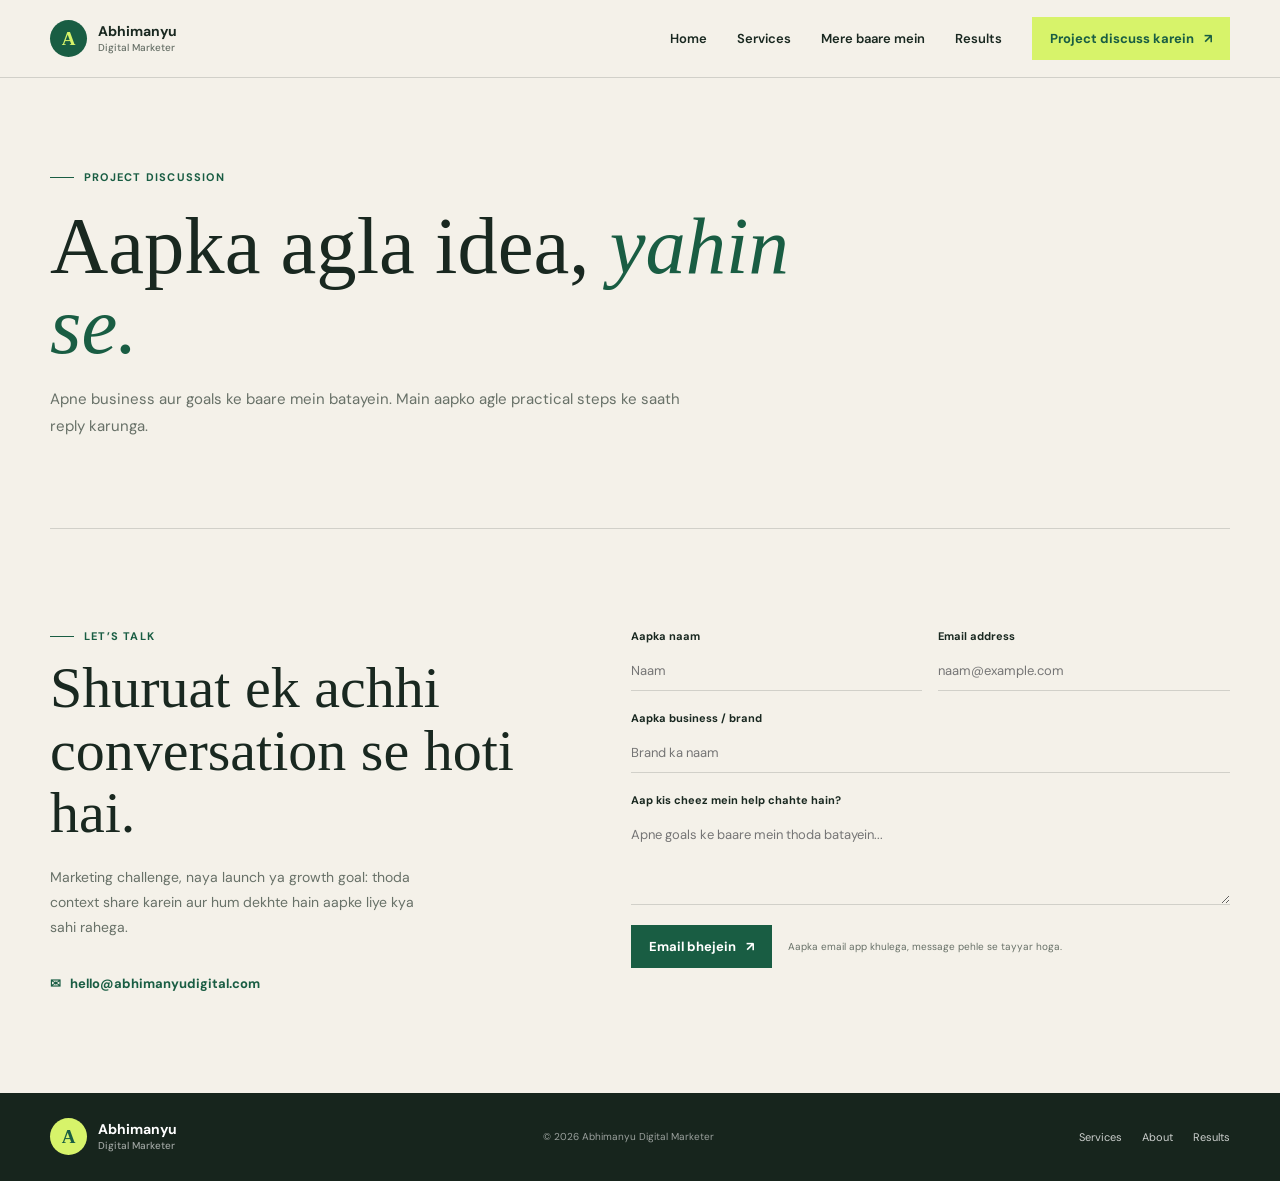
<file: contact.html>
<!doctype html>
<html lang="hi">
<head>
  <meta charset="utf-8">
  <meta name="viewport" content="width=device-width, initial-scale=1">
  <meta name="theme-color" content="#f4f1e9">
  <meta name="description" content="Abhimanyu Digital Marketer ke saath apna project discuss karein.">
  <title>Project Discussion | Abhimanyu Digital Marketer</title>
  <link rel="preconnect" href="https://fonts.googleapis.com">
  <link rel="preconnect" href="https://fonts.gstatic.com" crossorigin>
  <link href="https://fonts.googleapis.com/css2?family=DM+Sans:wght@400;500;600;700&family=Manrope:wght@400;500;600;700;800&display=swap" rel="stylesheet">
  <link rel="stylesheet" href="style.css">
  <script src="script.js" defer></script>
</head>
<body>
  <header class="topbar"><nav class="nav wrap" aria-label="Main navigation">
    <a class="brand" href="index.html"><span class="brand-mark">A</span><span>Abhimanyu<small>Digital Marketer</small></span></a>
    <button class="menu-toggle" type="button" aria-label="Menu kholen" aria-expanded="false"><svg width="23" height="23" viewBox="0 0 24 24" fill="none" stroke="currentColor" stroke-width="1.7" aria-hidden="true"><path d="M4 7h16M4 12h16M4 17h16"/></svg></button>
    <div class="nav-links"><a href="index.html">Home</a><a href="services.html">Services</a><a href="about.html">Mere baare mein</a><a href="results.html">Results</a><a class="nav-cta" href="contact.html" aria-current="page">Project discuss karein <span aria-hidden="true">↗</span></a></div>
  </nav></header>
  <main>
    <section class="page-hero wrap"><div class="eyebrow">Project discussion</div><h1>Aapka agla idea, <em>yahin se.</em></h1><p class="page-copy">Apne business aur goals ke baare mein batayein. Main aapko agle practical steps ke saath reply karunga.</p></section>
    <section class="section wrap contact-grid">
      <div class="contact-copy"><div class="eyebrow">Let’s talk</div><h2>Shuruat ek achhi conversation se hoti hai.</h2><p>Marketing challenge, naya launch ya growth goal: thoda context share karein aur hum dekhte hain aapke liye kya sahi rahega.</p><a class="contact-detail" href="mailto:hello@abhimanyudigital.com"><span aria-hidden="true">✉</span> hello@abhimanyudigital.com</a></div>
      <form class="contact-form" id="contact-form">
        <div class="field"><label for="name">Aapka naam</label><input id="name" name="name" autocomplete="name" placeholder="Naam" required></div>
        <div class="field"><label for="email">Email address</label><input id="email" name="email" type="email" autocomplete="email" placeholder="naam@example.com" required></div>
        <div class="field full"><label for="business">Aapka business / brand</label><input id="business" name="business" placeholder="Brand ka naam"></div>
        <div class="field full"><label for="message">Aap kis cheez mein help chahte hain?</label><textarea id="message" name="message" placeholder="Apne goals ke baare mein thoda batayein..." required></textarea></div>
        <div class="form-foot"><button class="button" type="submit">Email bhejein <span aria-hidden="true">↗</span></button><span class="form-note">Aapka email app khulega, message pehle se tayyar hoga.</span></div>
      </form>
    </section>
  </main>
  <footer><div class="footer-inner wrap"><a class="brand" href="index.html"><span class="brand-mark">A</span><span>Abhimanyu<small>Digital Marketer</small></span></a><span class="copyright">© <span class="copyright-year"></span> Abhimanyu Digital Marketer</span><div class="footer-links"><a href="services.html">Services</a><a href="about.html">About</a><a href="results.html">Results</a></div></div></footer>
</body>
</html>
</file>
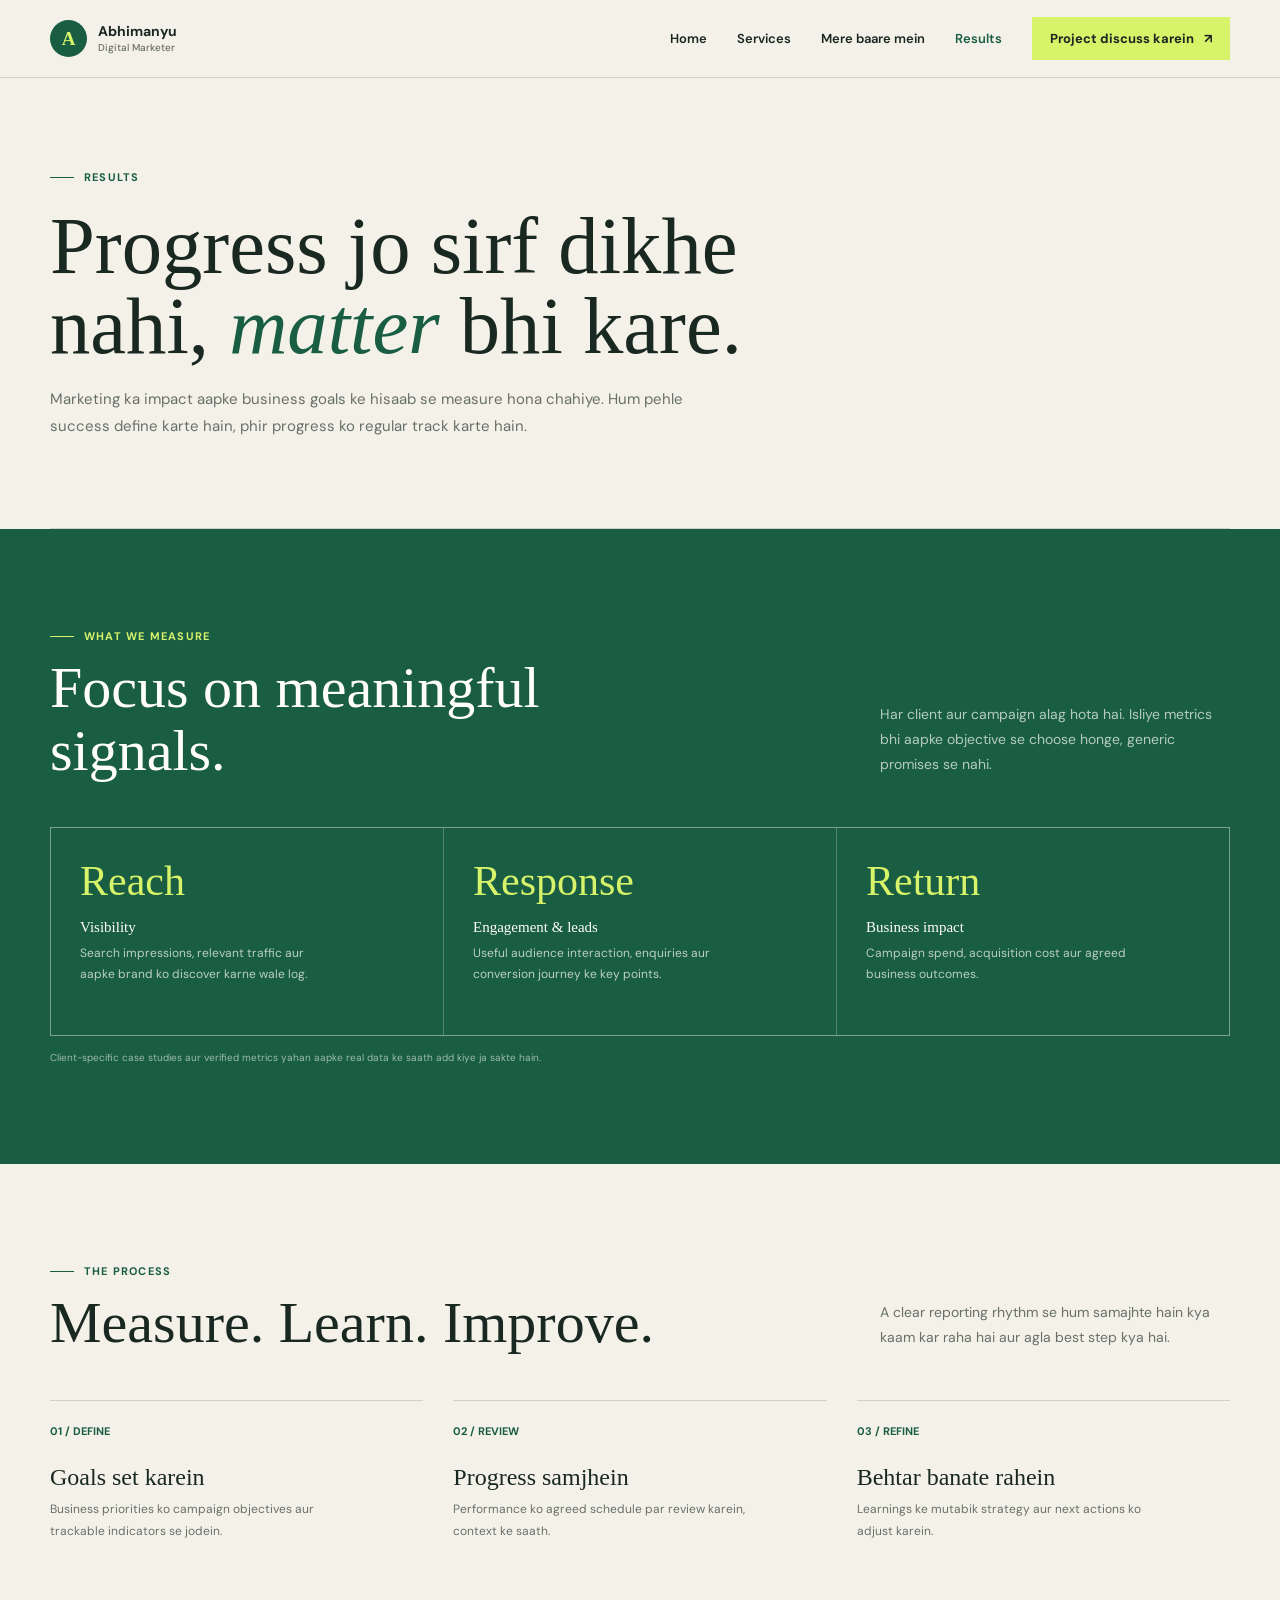
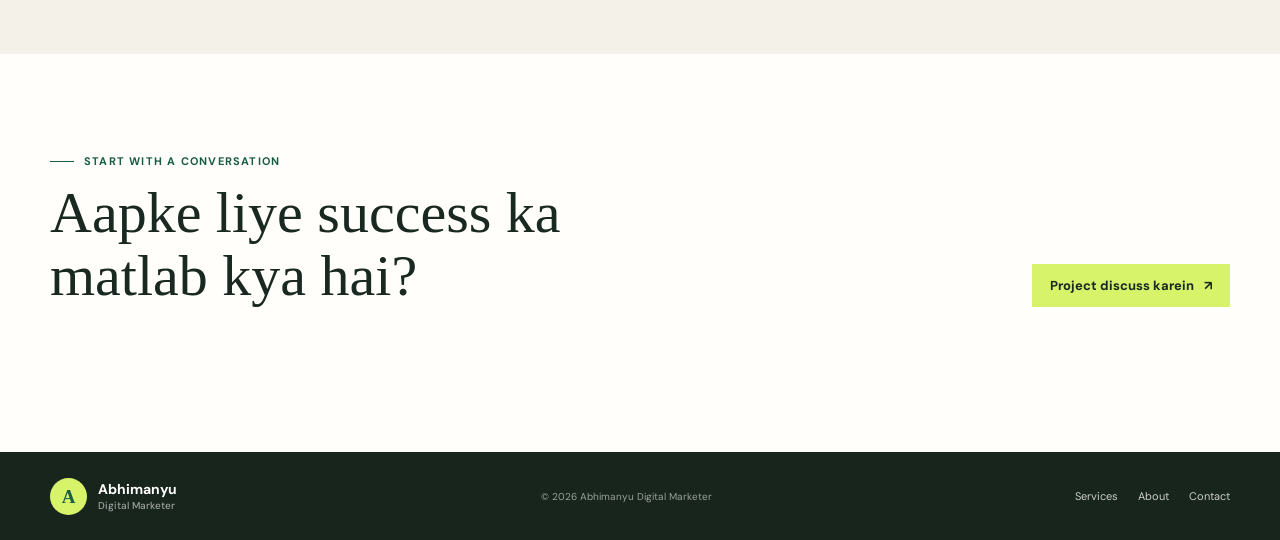
<file: results.html>
<!doctype html>
<html lang="hi">
<head>
  <meta charset="utf-8">
  <meta name="viewport" content="width=device-width, initial-scale=1">
  <meta name="theme-color" content="#f4f1e9">
  <meta name="description" content="Digital marketing results ko meaningful business goals ke saath measure karein.">
  <title>Results | Abhimanyu Digital Marketer</title>
  <link rel="preconnect" href="https://fonts.googleapis.com">
  <link rel="preconnect" href="https://fonts.gstatic.com" crossorigin>
  <link href="https://fonts.googleapis.com/css2?family=DM+Sans:wght@400;500;600;700&family=Manrope:wght@400;500;600;700;800&display=swap" rel="stylesheet">
  <link rel="stylesheet" href="style.css">
  <script src="script.js" defer></script>
</head>
<body>
  <header class="topbar"><nav class="nav wrap" aria-label="Main navigation">
    <a class="brand" href="index.html"><span class="brand-mark">A</span><span>Abhimanyu<small>Digital Marketer</small></span></a>
    <button class="menu-toggle" type="button" aria-label="Menu kholen" aria-expanded="false"><svg width="23" height="23" viewBox="0 0 24 24" fill="none" stroke="currentColor" stroke-width="1.7" aria-hidden="true"><path d="M4 7h16M4 12h16M4 17h16"/></svg></button>
    <div class="nav-links"><a href="index.html">Home</a><a href="services.html">Services</a><a href="about.html">Mere baare mein</a><a href="results.html" aria-current="page">Results</a><a class="nav-cta" href="contact.html">Project discuss karein <span aria-hidden="true">↗</span></a></div>
  </nav></header>
  <main>
    <section class="page-hero wrap"><div class="eyebrow">Results</div><h1>Progress jo sirf dikhe nahi, <em>matter</em> bhi kare.</h1><p class="page-copy">Marketing ka impact aapke business goals ke hisaab se measure hona chahiye. Hum pehle success define karte hain, phir progress ko regular track karte hain.</p></section>
    <section class="section results-band"><div class="wrap"><div class="section-head"><div><div class="eyebrow">What we measure</div><h2>Focus on meaningful<br>signals.</h2></div><p class="section-intro">Har client aur campaign alag hota hai. Isliye metrics bhi aapke objective se choose honge, generic promises se nahi.</p></div><div class="result-grid"><article class="result"><strong>Reach</strong><h3>Visibility</h3><p>Search impressions, relevant traffic aur aapke brand ko discover karne wale log.</p></article><article class="result"><strong>Response</strong><h3>Engagement &amp; leads</h3><p>Useful audience interaction, enquiries aur conversion journey ke key points.</p></article><article class="result"><strong>Return</strong><h3>Business impact</h3><p>Campaign spend, acquisition cost aur agreed business outcomes.</p></article></div><p class="results-note">Client-specific case studies aur verified metrics yahan aapke real data ke saath add kiye ja sakte hain.</p></div></section>
    <section class="section wrap"><div class="section-head"><div><div class="eyebrow">The process</div><h2>Measure. Learn. Improve.</h2></div><p class="section-intro">A clear reporting rhythm se hum samajhte hain kya kaam kar raha hai aur agla best step kya hai.</p></div><div class="process-list"><article class="process-step"><span>01 / DEFINE</span><h3>Goals set karein</h3><p>Business priorities ko campaign objectives aur trackable indicators se jodein.</p></article><article class="process-step"><span>02 / REVIEW</span><h3>Progress samjhein</h3><p>Performance ko agreed schedule par review karein, context ke saath.</p></article><article class="process-step"><span>03 / REFINE</span><h3>Behtar banate rahein</h3><p>Learnings ke mutabik strategy aur next actions ko adjust karein.</p></article></div></section>
    <section class="section services-preview"><div class="wrap section-head"><div><div class="eyebrow">Start with a conversation</div><h2>Aapke liye success ka matlab kya hai?</h2></div><a class="button" href="contact.html">Project discuss karein <span aria-hidden="true">↗</span></a></div></section>
  </main>
  <footer><div class="footer-inner wrap"><a class="brand" href="index.html"><span class="brand-mark">A</span><span>Abhimanyu<small>Digital Marketer</small></span></a><span class="copyright">© <span class="copyright-year"></span> Abhimanyu Digital Marketer</span><div class="footer-links"><a href="services.html">Services</a><a href="about.html">About</a><a href="contact.html">Contact</a></div></div></footer>
</body>
</html>
</file>
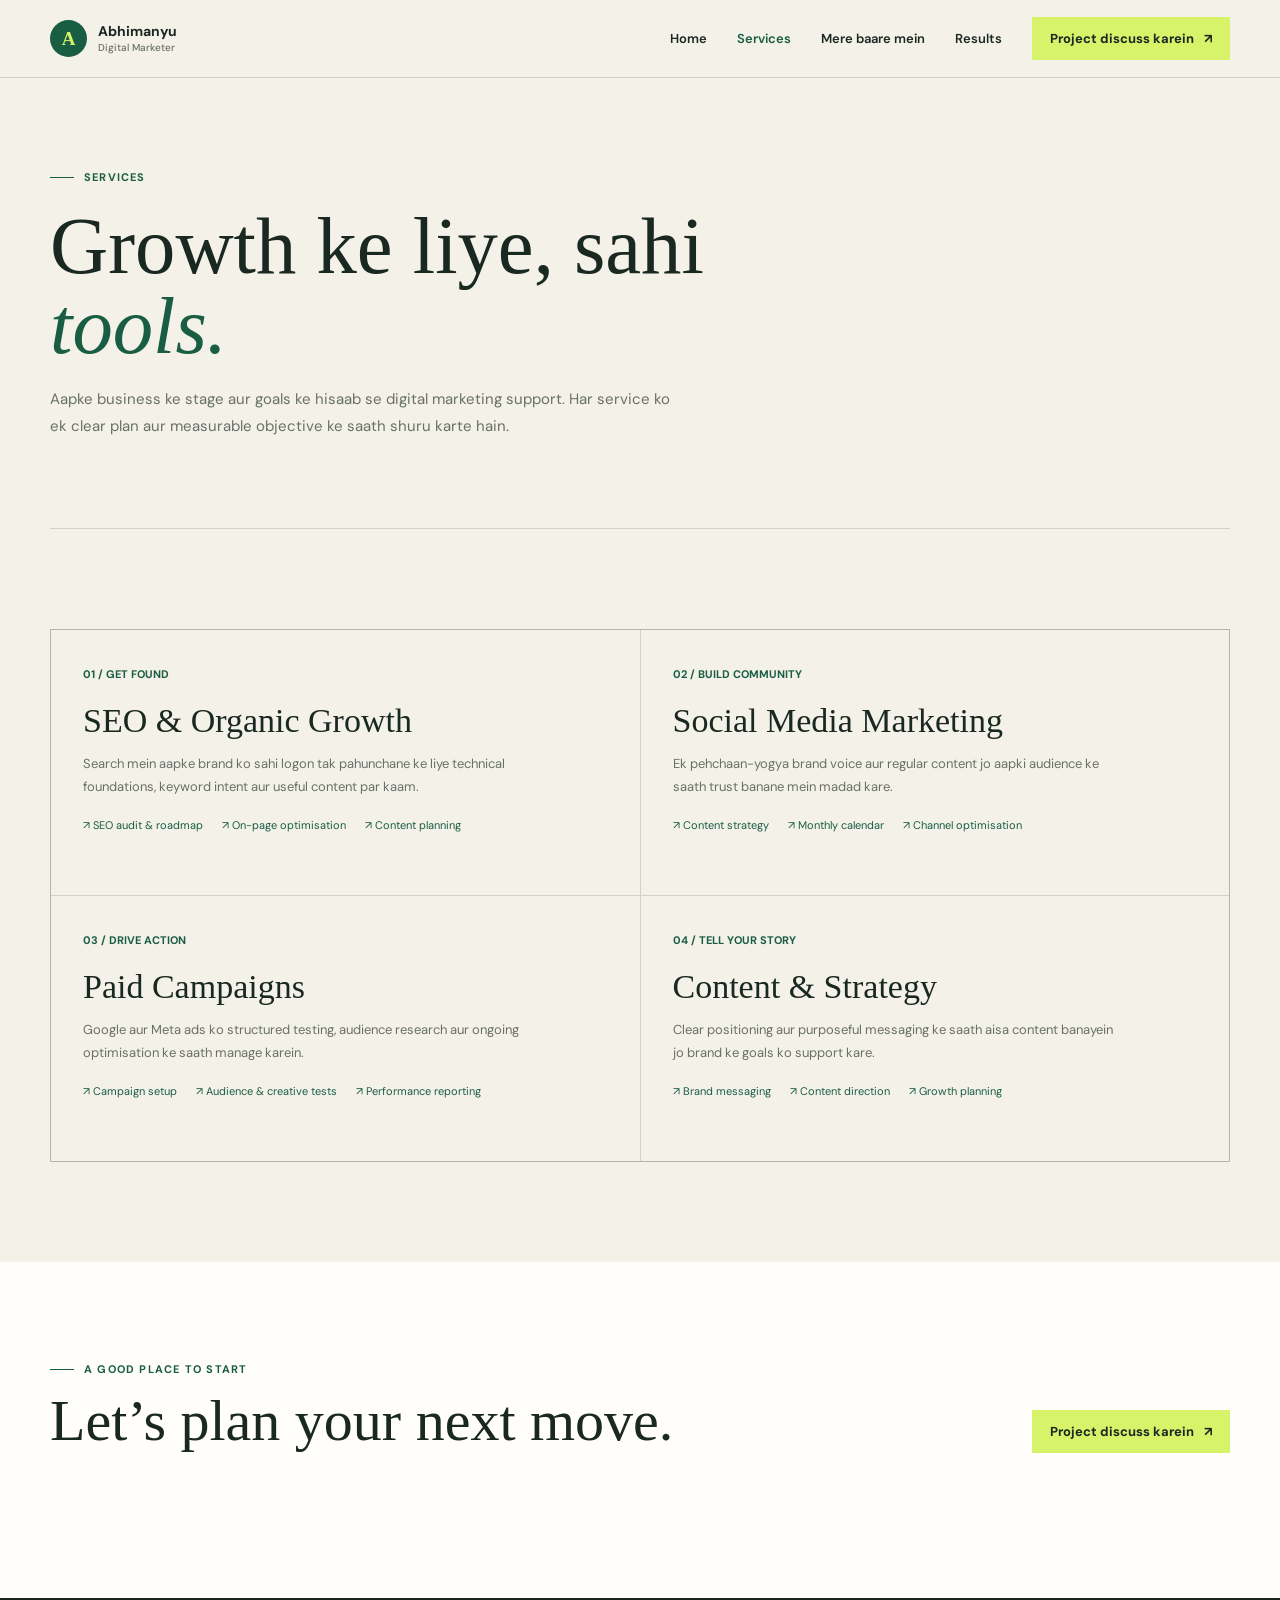
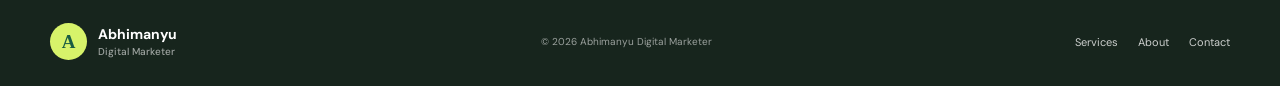
<file: services.html>
<!doctype html>
<html lang="hi">
<head>
  <meta charset="utf-8">
  <meta name="viewport" content="width=device-width, initial-scale=1">
  <meta name="theme-color" content="#f4f1e9">
  <meta name="description" content="SEO, social media aur paid campaign services by Abhimanyu Digital Marketer.">
  <title>Services | Abhimanyu Digital Marketer</title>
  <link rel="preconnect" href="https://fonts.googleapis.com">
  <link rel="preconnect" href="https://fonts.gstatic.com" crossorigin>
  <link href="https://fonts.googleapis.com/css2?family=DM+Sans:wght@400;500;600;700&family=Manrope:wght@400;500;600;700;800&display=swap" rel="stylesheet">
  <link rel="stylesheet" href="style.css">
  <script src="script.js" defer></script>
</head>
<body>
  <header class="topbar"><nav class="nav wrap" aria-label="Main navigation">
    <a class="brand" href="index.html"><span class="brand-mark">A</span><span>Abhimanyu<small>Digital Marketer</small></span></a>
    <button class="menu-toggle" type="button" aria-label="Menu kholen" aria-expanded="false"><svg width="23" height="23" viewBox="0 0 24 24" fill="none" stroke="currentColor" stroke-width="1.7" aria-hidden="true"><path d="M4 7h16M4 12h16M4 17h16"/></svg></button>
    <div class="nav-links"><a href="index.html">Home</a><a href="services.html" aria-current="page">Services</a><a href="about.html">Mere baare mein</a><a href="results.html">Results</a><a class="nav-cta" href="contact.html">Project discuss karein <span aria-hidden="true">↗</span></a></div>
  </nav></header>
  <main>
    <section class="page-hero wrap"><div class="eyebrow">Services</div><h1>Growth ke liye, sahi <em>tools.</em></h1><p class="page-copy">Aapke business ke stage aur goals ke hisaab se digital marketing support. Har service ko ek clear plan aur measurable objective ke saath shuru karte hain.</p></section>
    <section class="section wrap"><div class="service-detail-grid">
      <article class="service-detail"><span class="service-number">01 / GET FOUND</span><h2>SEO &amp; Organic Growth</h2><p>Search mein aapke brand ko sahi logon tak pahunchane ke liye technical foundations, keyword intent aur useful content par kaam.</p><ul><li>SEO audit &amp; roadmap</li><li>On-page optimisation</li><li>Content planning</li></ul></article>
      <article class="service-detail"><span class="service-number">02 / BUILD COMMUNITY</span><h2>Social Media Marketing</h2><p>Ek pehchaan-yogya brand voice aur regular content jo aapki audience ke saath trust banane mein madad kare.</p><ul><li>Content strategy</li><li>Monthly calendar</li><li>Channel optimisation</li></ul></article>
      <article class="service-detail"><span class="service-number">03 / DRIVE ACTION</span><h2>Paid Campaigns</h2><p>Google aur Meta ads ko structured testing, audience research aur ongoing optimisation ke saath manage karein.</p><ul><li>Campaign setup</li><li>Audience &amp; creative tests</li><li>Performance reporting</li></ul></article>
      <article class="service-detail"><span class="service-number">04 / TELL YOUR STORY</span><h2>Content &amp; Strategy</h2><p>Clear positioning aur purposeful messaging ke saath aisa content banayein jo brand ke goals ko support kare.</p><ul><li>Brand messaging</li><li>Content direction</li><li>Growth planning</li></ul></article>
    </div></section>
    <section class="section services-preview"><div class="wrap section-head"><div><div class="eyebrow">A good place to start</div><h2>Let’s plan your next move.</h2></div><a class="button" href="contact.html">Project discuss karein <span aria-hidden="true">↗</span></a></div></section>
  </main>
  <footer><div class="footer-inner wrap"><a class="brand" href="index.html"><span class="brand-mark">A</span><span>Abhimanyu<small>Digital Marketer</small></span></a><span class="copyright">© <span class="copyright-year"></span> Abhimanyu Digital Marketer</span><div class="footer-links"><a href="services.html">Services</a><a href="about.html">About</a><a href="contact.html">Contact</a></div></div></footer>
</body>
</html>
</file>
<file: style.css>
:root {
  --paper: #f4f1e9;
  --ink: #192820;
  --muted: #687168;
  --green: #195d43;
  --lime: #d7f36a;
  --line: rgba(25, 40, 32, .16);
  --white: #fffefa;
  --serif: Georgia, 'Times New Roman', serif;
  --sans: 'DM Sans', 'Manrope', sans-serif;
}
* { box-sizing: border-box; }
html { scroll-behavior: smooth; }
body { margin: 0; color: var(--ink); background: var(--paper); font-family: var(--sans); }
a { color: inherit; text-decoration: none; }
button, input, textarea { font: inherit; }
h1, h2, h3, p { margin-top: 0; }
.wrap { width: min(1180px, calc(100% - 64px)); margin-inline: auto; }
.topbar { position: relative; z-index: 3; height: 78px; display: flex; align-items: center; border-bottom: 1px solid var(--line); }
.nav { display: flex; align-items: center; justify-content: space-between; gap: 30px; }
.brand { display: flex; align-items: center; gap: 11px; font-size: 14px; font-weight: 700; line-height: 1.15; }
.brand-mark { display: grid; width: 37px; height: 37px; place-items: center; background: var(--green); color: var(--lime); border-radius: 50%; font-family: var(--serif); font-size: 19px; }
.brand small { display: block; margin-top: 3px; color: var(--muted); font-size: 10px; font-weight: 500; }
.nav-links { display: flex; align-items: center; gap: 30px; font-size: 13px; font-weight: 600; }
.nav-links a:not(.nav-cta):hover, .nav-links a[aria-current="page"] { color: var(--green); }
.nav-cta, .button { display: inline-flex; justify-content: center; align-items: center; gap: 10px; border: 0; background: var(--green); color: white; padding: 13px 18px; font-size: 13px; font-weight: 700; cursor: pointer; transition: transform .2s, background .2s; }
.nav-cta:hover, .button:hover { transform: translateY(-2px); background: #104b35; }
.nav-cta, .button[href="contact.html"] { background: var(--lime); color: var(--ink); }
.nav-cta:hover, .button[href="contact.html"]:hover { background: #c5e653; }
.menu-toggle { display: none; border: 0; background: transparent; padding: 8px; color: var(--ink); cursor: pointer; }
.eyebrow { display: flex; align-items: center; gap: 10px; color: var(--green); font-size: 11px; font-weight: 700; letter-spacing: .11em; text-transform: uppercase; }
.eyebrow::before { content: ''; width: 24px; height: 1px; background: currentColor; }
h1 { max-width: 720px; margin: 22px 0 21px; font-family: var(--serif); font-size: clamp(52px, 6.3vw, 82px); font-weight: 400; line-height: .99; }
h1 em { color: var(--green); font-weight: 400; }
h2 { max-width: 650px; margin: 14px 0 0; font-family: var(--serif); font-size: clamp(39px, 5vw, 58px); font-weight: 400; line-height: 1.08; }
h3 { font-family: var(--serif); font-weight: 400; }
.hero { display: grid; grid-template-columns: 1.04fr .96fr; min-height: 630px; align-items: center; gap: 68px; padding-block: 62px 75px; }
.hero-copy, .page-copy { max-width: 480px; color: var(--muted); font-size: 15px; line-height: 1.85; }
.hero-actions { display: flex; align-items: center; flex-wrap: wrap; gap: 24px; margin-top: 31px; }
.text-link { display: inline-flex; align-items: center; gap: 7px; font-size: 13px; font-weight: 700; }
.text-link:hover { color: var(--green); }
.trust { display: flex; align-items: center; gap: 15px; margin-top: 49px; color: var(--muted); font-size: 11px; }
.avatar-stack { display: flex; padding-left: 4px; }
.avatar-stack span { width: 27px; height: 27px; margin-left: -5px; border: 2px solid var(--paper); border-radius: 50%; background: #d9a987; }
.avatar-stack span:nth-child(2) { background: #839b73; }
.avatar-stack span:nth-child(3) { background: #d7bd69; }
.avatar-stack span:nth-child(4) { background: #b98167; }
.hero-visual { position: relative; min-height: 480px; animation-delay: .12s; }
.hero-photo { position: absolute; inset: 0 28px 25px 20px; overflow: hidden; background: #c3c9b5; }
.hero-photo img, .page-image img { width: 100%; height: 100%; object-fit: cover; filter: saturate(.78); }
.hero-photo::after { position: absolute; content: ''; inset: 0; background: linear-gradient(180deg, transparent 56%, rgba(20, 34, 27, .5)); }
.photo-note { position: absolute; z-index: 1; bottom: 50px; left: 48px; color: white; }
.photo-note strong { display: block; font-family: var(--serif); font-size: 26px; font-weight: 400; }
.photo-note span { font-size: 11px; opacity: .86; }
.metric-card { position: absolute; right: 0; top: 53px; width: 155px; padding: 20px 18px; background: var(--lime); box-shadow: 0 12px 35px rgba(25, 40, 32, .08); }
.metric-card strong { display: block; font-family: var(--serif); font-size: 35px; font-weight: 400; }
.metric-card span { display: block; max-width: 110px; margin-top: 3px; font-size: 10px; line-height: 1.5; }
.round-stamp { position: absolute; right: 3px; bottom: -2px; display: grid; width: 104px; height: 104px; place-items: center; border: 1px solid var(--green); border-radius: 50%; color: var(--green); background: var(--paper); text-align: center; font-size: 9px; line-height: 1.5; text-transform: uppercase; transform: rotate(10deg); }
.round-stamp b { display: block; font-family: var(--serif); font-size: 21px; font-weight: 400; }
.proof-strip { border-block: 1px solid var(--line); }
.proof-inner { display: flex; align-items: center; justify-content: space-between; gap: 28px; min-height: 96px; }
.proof-label { max-width: 165px; color: var(--muted); font-size: 10px; line-height: 1.6; text-transform: uppercase; letter-spacing: .07em; }
.proof-item { display: flex; align-items: center; gap: 10px; color: #526056; font-family: var(--serif); font-size: 18px; }
.proof-item span { color: var(--green); font-family: var(--sans); font-size: 20px; }
.section { padding-block: 100px; }
.page-hero { padding-block: 92px 72px; border-bottom: 1px solid var(--line); }
.page-hero h1 { max-width: 820px; margin-bottom: 20px; }
.page-hero .page-copy { max-width: 640px; }
.section-head { display: flex; align-items: end; justify-content: space-between; gap: 35px; margin-bottom: 45px; }
.section-intro { max-width: 350px; margin-bottom: 5px; color: var(--muted); font-size: 14px; line-height: 1.8; }
.services-preview { background: var(--white); }
.service-grid { display: grid; grid-template-columns: repeat(3, 1fr); border-top: 1px solid var(--line); border-bottom: 1px solid var(--line); }
.service { min-height: 245px; padding: 29px 28px 27px 0; }
.service + .service { padding-left: 28px; border-left: 1px solid var(--line); }
.service-number { color: var(--green); font-size: 11px; font-weight: 700; }
.service h3 { margin: 36px 0 11px; font-size: 27px; }
.service p { max-width: 300px; margin-bottom: 18px; color: var(--muted); font-size: 13px; line-height: 1.7; }
.service a { color: var(--green); font-size: 12px; font-weight: 700; }
.service-detail-grid { display: grid; grid-template-columns: 1fr 1fr; gap: 1px; border: 1px solid var(--line); background: var(--line); }
.service-detail { min-height: 265px; padding: 32px; background: var(--paper); }
.service-detail h2 { margin: 20px 0 12px; font-size: 34px; }
.service-detail p { max-width: 450px; color: var(--muted); font-size: 13px; line-height: 1.8; }
.service-detail ul { display: flex; flex-wrap: wrap; gap: 8px 19px; margin: 19px 0 0; padding: 0; list-style: none; color: var(--green); font-size: 11px; }
.service-detail li::before { content: '↗ '; }
.split-section { display: grid; grid-template-columns: .9fr 1.1fr; gap: 80px; align-items: center; }
.page-image { min-height: 440px; background: #d7ded2; }
.about-copy h2 { margin-bottom: 23px; }
.about-copy p { max-width: 520px; color: var(--muted); font-size: 14px; line-height: 1.9; }
.about-facts { display: flex; flex-wrap: wrap; gap: 28px 39px; margin-top: 32px; padding-top: 23px; border-top: 1px solid var(--line); }
.fact strong { display: block; font-family: var(--serif); font-size: 30px; font-weight: 400; }
.fact span { color: var(--muted); font-size: 11px; }
.results-band { background: var(--green); color: var(--white); }
.results-band .eyebrow { color: var(--lime); }
.results-band .section-intro { color: rgba(255,255,255,.68); }
.result-grid { display: grid; grid-template-columns: repeat(3, 1fr); gap: 1px; background: rgba(255,255,255,.24); border: 1px solid rgba(255,255,255,.24); }
.result { min-height: 207px; padding: 29px; background: var(--green); }
.result strong { display: block; color: var(--lime); font-family: var(--serif); font-size: 42px; font-weight: 400; }
.result h3 { margin: 14px 0 7px; font-size: 15px; }
.result p { max-width: 260px; margin: 0; color: rgba(255,255,255,.7); font-size: 12px; line-height: 1.7; }
.results-note { margin: 15px 0 0; color: rgba(255,255,255,.58); font-size: 10px; }
.process-list { display: grid; grid-template-columns: repeat(3, 1fr); gap: 30px; counter-reset: step; }
.process-step { padding-top: 18px; border-top: 1px solid var(--line); }
.process-step span { color: var(--green); font-size: 11px; font-weight: 700; }
.process-step h3 { margin: 24px 0 8px; font-size: 24px; }
.process-step p { max-width: 300px; color: var(--muted); font-size: 12px; line-height: 1.8; }
.contact-grid { display: grid; grid-template-columns: .9fr 1.1fr; gap: 90px; align-items: start; }
.contact-copy h2 { margin-bottom: 20px; }
.contact-copy p { max-width: 390px; color: var(--muted); font-size: 14px; line-height: 1.8; }
.contact-detail { display: inline-flex; align-items: center; gap: 9px; margin-top: 20px; color: var(--green); font-size: 13px; font-weight: 700; }
.contact-form { display: grid; grid-template-columns: 1fr 1fr; gap: 20px 16px; }
.field { display: flex; flex-direction: column; gap: 8px; }
.field.full { grid-column: 1 / -1; }
.field label { font-size: 11px; font-weight: 700; }
.field input, .field textarea { width: 100%; border: 0; border-bottom: 1px solid var(--line); border-radius: 0; padding: 11px 0; background: transparent; color: var(--ink); outline: none; font-size: 13px; }
.field input:focus, .field textarea:focus { border-color: var(--green); }
.field textarea { min-height: 90px; resize: vertical; }
.form-foot { grid-column: 1 / -1; display: flex; align-items: center; flex-wrap: wrap; gap: 16px; }
.form-note { color: var(--muted); font-size: 10px; line-height: 1.5; }
footer { background: #17251d; color: white; }
.footer-inner { display: flex; justify-content: space-between; align-items: center; min-height: 88px; gap: 20px; }
.footer-inner .brand-mark { background: var(--lime); color: var(--green); }
.footer-inner .brand small { color: rgba(255,255,255,.58); }
.copyright { color: rgba(255,255,255,.57); font-size: 10px; }
.footer-links { display: flex; gap: 20px; color: rgba(255,255,255,.78); font-size: 11px; }
.reveal { animation: rise .7s both; }
@keyframes rise { from { opacity: 0; transform: translateY(16px); } to { opacity: 1; transform: translateY(0); } }
@media (prefers-reduced-motion: reduce) { *, *::before, *::after { scroll-behavior: auto !important; animation-duration: .01ms !important; transition-duration: .01ms !important; } }
@media (max-width: 850px) {
  .wrap { width: min(100% - 40px, 650px); }
  .hero { min-height: auto; grid-template-columns: 1fr 1fr; gap: 30px; padding-block: 58px; }
  h1 { font-size: clamp(48px, 8vw, 66px); }
  .hero-visual { min-height: 390px; }
  .proof-inner { flex-wrap: wrap; justify-content: flex-start; padding-block: 20px; }
  .proof-label { width: 100%; max-width: none; }
  .proof-item { margin-right: 12px; }
  .split-section, .contact-grid { gap: 45px; }
  .page-image { min-height: 380px; }
  .section { padding-block: 80px; }
}
@media (max-width: 620px) {
  .wrap { width: calc(100% - 36px); }
  .topbar { height: 68px; }
  .menu-toggle { display: inline-flex; }
  .nav-links { position: absolute; top: 67px; left: 0; right: 0; display: none; align-items: stretch; gap: 0; padding: 10px 18px 18px; border-bottom: 1px solid var(--line); background: var(--paper); }
  .nav-links.open { display: flex; flex-direction: column; }
  .nav-links a { padding: 13px 0; }
  .nav-links .nav-cta { justify-content: center; margin-top: 6px; padding: 13px; }
  .hero { grid-template-columns: 1fr; gap: 42px; padding-block: 53px 44px; }
  h1 { max-width: 500px; margin-top: 17px; font-size: clamp(50px, 14vw, 70px); }
  .hero-copy, .page-copy { font-size: 14px; }
  .hero-actions { gap: 17px; }
  .hero-visual { min-height: 390px; margin-right: 5px; }
  .hero-photo { inset: 0 20px 20px 0; }
  .metric-card { top: 28px; width: 129px; padding: 15px; }
  .metric-card strong { font-size: 30px; }
  .photo-note { left: 23px; bottom: 40px; }
  .round-stamp { width: 88px; height: 88px; font-size: 8px; }
  .round-stamp b { font-size: 18px; }
  .proof-inner { gap: 12px 18px; }
  .proof-item { font-size: 15px; }
  .proof-item span { font-size: 16px; }
  .section, .page-hero { padding-block: 67px; }
  .section-head { display: block; margin-bottom: 30px; }
  h2 { font-size: 42px; }
  .section-intro { margin-top: 18px; font-size: 13px; }
  .service-grid, .service-detail-grid { grid-template-columns: 1fr; }
  .service { min-height: auto; padding: 22px 0 25px; }
  .service + .service { padding-left: 0; border-left: 0; border-top: 1px solid var(--line); }
  .service h3 { margin-top: 20px; }
  .service-detail { min-height: auto; padding: 24px; }
  .service-detail h2 { font-size: 31px; }
  .split-section, .contact-grid { grid-template-columns: 1fr; gap: 34px; }
  .page-image { min-height: 0; height: min(105vw, 430px); }
  .about-facts { gap: 20px 28px; }
  .result-grid, .process-list { grid-template-columns: 1fr; }
  .result { min-height: 165px; padding: 23px; }
  .result strong { font-size: 38px; }
  .process-list { gap: 20px; }
  .contact-form { gap: 19px 13px; }
  .form-foot { align-items: flex-start; flex-direction: column; }
  .footer-inner { flex-wrap: wrap; padding-block: 22px; }
  .copyright { order: 3; width: 100%; }
  .footer-links { gap: 13px; }
}
</file>
